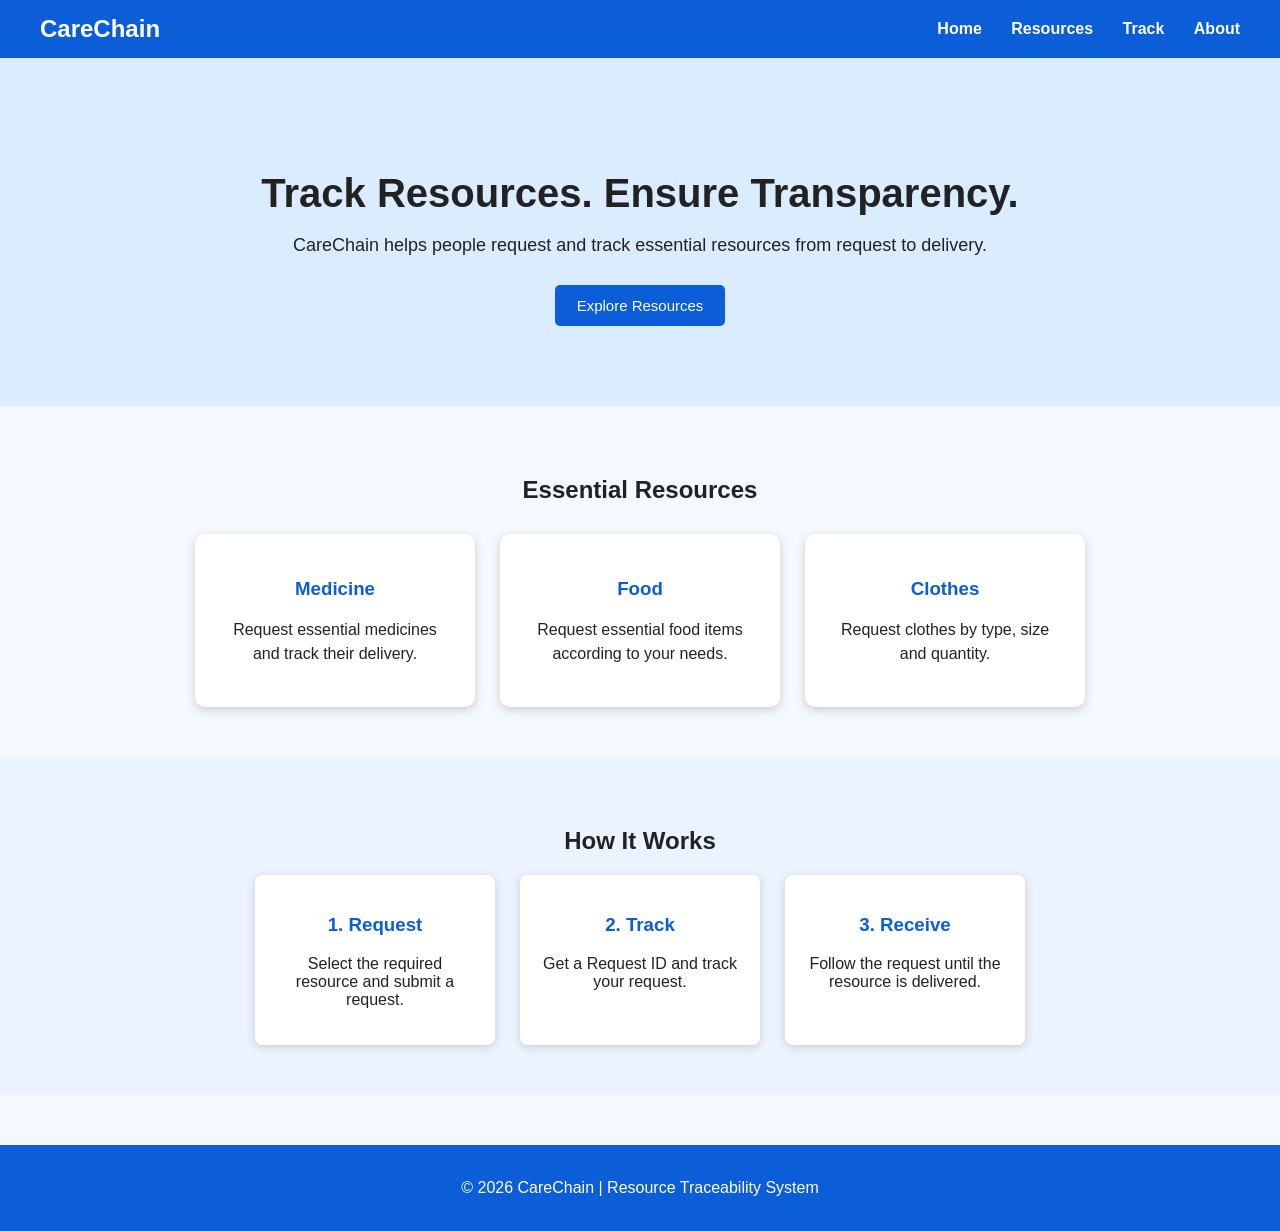
<file: carechain/index.html>
<!DOCTYPE html>
<html>

<head>

    <title>CareChain</title>

    <link rel="stylesheet" href="css/style.css">

</head>

<body>

    <nav>

        <h2>CareChain</h2>

        <div>

            <a href="index.html">Home</a>
            <a href="resources.html">Resources</a>
            <a href="track.html">Track</a>
            <a href="about.html">About</a>

        </div>

    </nav>


    <section class="hero">

        <h1>Track Resources. Ensure Transparency.</h1>

        <p>
            CareChain helps people request and track essential resources
            from request to delivery.
        </p>

        <a href="resources.html">
            <button>Explore Resources</button>
        </a>

    </section>



    <section class="resources">

        <h2>Essential Resources</h2>

        <div class="resource-container">

            <div class="resource-card">

                <h3> Medicine </h3>

                <p>
                    Request essential medicines and track their delivery.
                </p>

            </div>


            <div class="resource-card">

                <h3> Food </h3>

                <p>
                    Request essential food items according to your needs.
                </p>

            </div>


            <div class="resource-card">

                <h3> Clothes </h3>

                <p>
                    Request clothes by type, size and quantity.
                </p>

            </div>


        
        </div>

    </section>



    <section class="how-it-works">

        <h2>How It Works</h2>

        <div class="steps">

            <div>

                <h3>1. Request</h3>

                <p>
                    Select the required resource and submit a request.
                </p>

            </div>


            <div>

                <h3>2. Track</h3>

                <p>
                    Get a Request ID and track your request.
                </p>

            </div>


            <div>

                <h3>3. Receive</h3>

                <p>
                    Follow the request until the resource is delivered.
                </p>

            </div>

        </div>

    </section>


    <footer>

        <p> © 2026 CareChain | Resource Traceability System </p>

    </footer>


    <script src="js/script.js"></script>

</body>

</html>
</file>
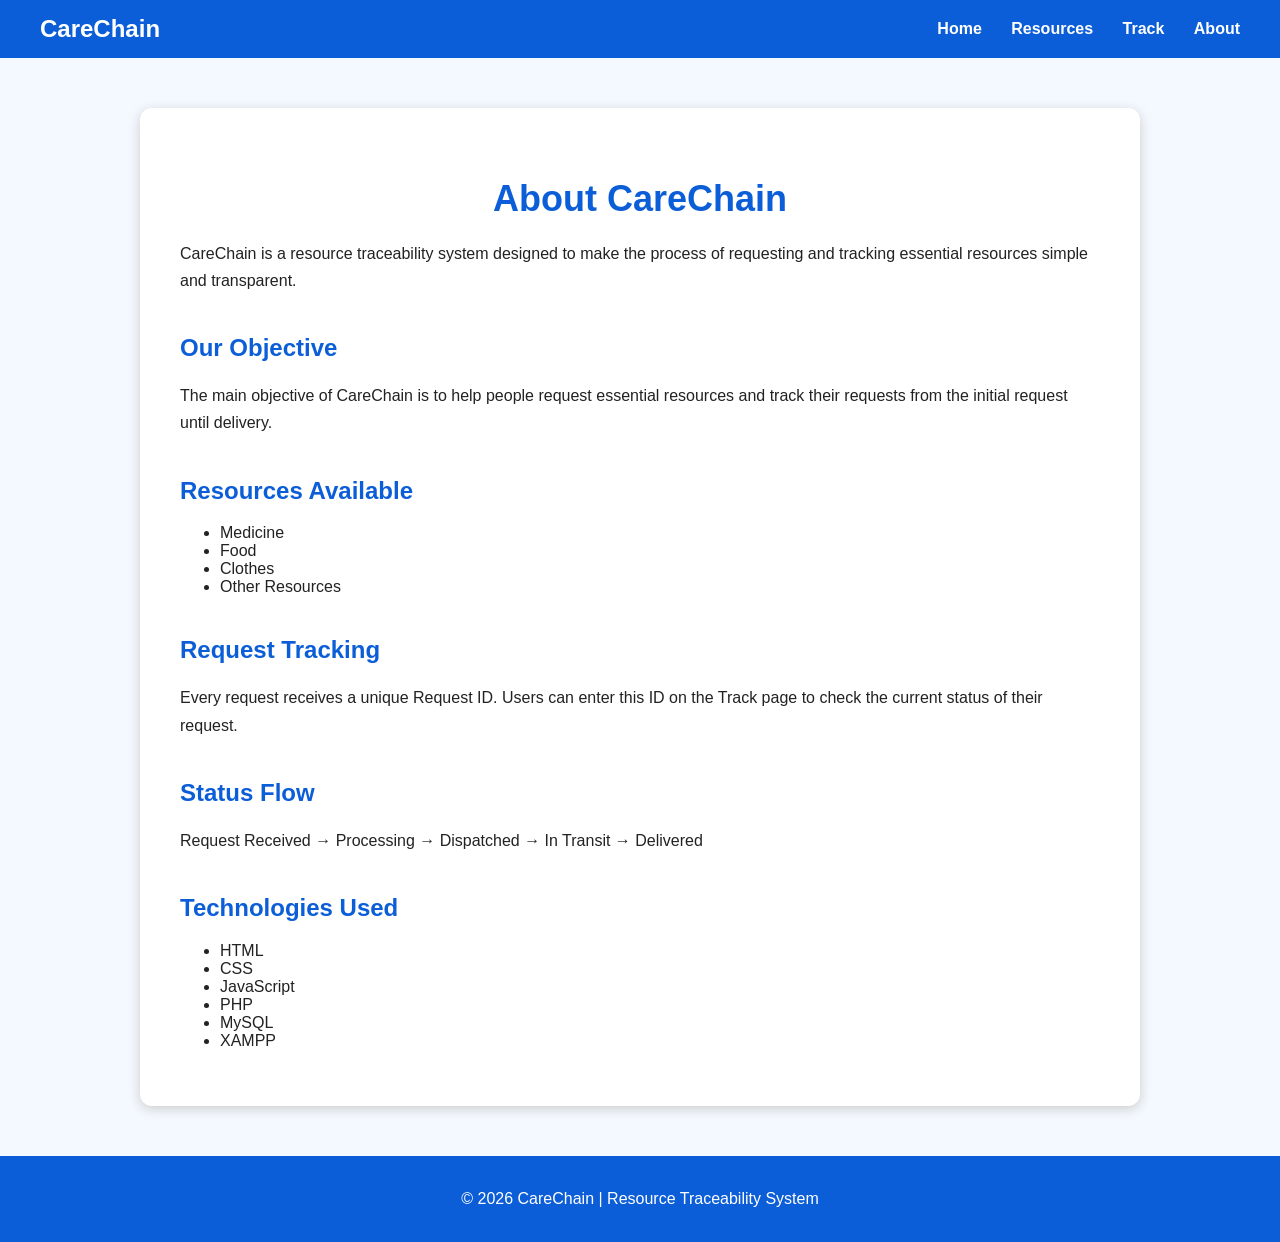
<file: carechain/about.html>
<!DOCTYPE html>
<html>

<head>

    <title>CareChain - About</title>

    <link rel="stylesheet" href="css/style.css">

</head>

<body>

    <!-- Navigation Bar -->

    <nav>

        <h2>CareChain</h2>

        <div>

            <a href="index.html">Home</a>
            <a href="resources.html">Resources</a>
            <a href="track.html">Track</a>
            <a href="about.html">About</a>

        </div>

    </nav>


    <section class="about-section">

        <h1>About CareChain</h1>

        <p>
            CareChain is a resource traceability system designed
            to make the process of requesting and tracking essential
            resources simple and transparent.
        </p>


        <h2>Our Objective</h2>

        <p>
            The main objective of CareChain is to help people request
            essential resources and track their requests from the
            initial request until delivery.
        </p>


        <h2>Resources Available</h2>

        <ul>

            <li> Medicine</li>
            <li> Food</li>
            <li> Clothes</li>
            <li> Other Resources</li>

        </ul>


        <h2>Request Tracking</h2>

        <p>
            Every request receives a unique Request ID.
            Users can enter this ID on the Track page to check
            the current status of their request.
        </p>


        <h2>Status Flow</h2>

        <p>
            Request Received → Processing → Dispatched →
            In Transit → Delivered
        </p>


        <h2>Technologies Used</h2>

        <ul>

            <li>HTML</li>
            <li>CSS</li>
            <li>JavaScript</li>
            <li>PHP</li>
            <li>MySQL</li>
            <li>XAMPP</li>

        </ul>

    </section>



    <footer>

        <p>
            © 2026 CareChain | Resource Traceability System
        </p>

    </footer>


    <script src="js/script.js"></script>

</body>

</html>
</file>
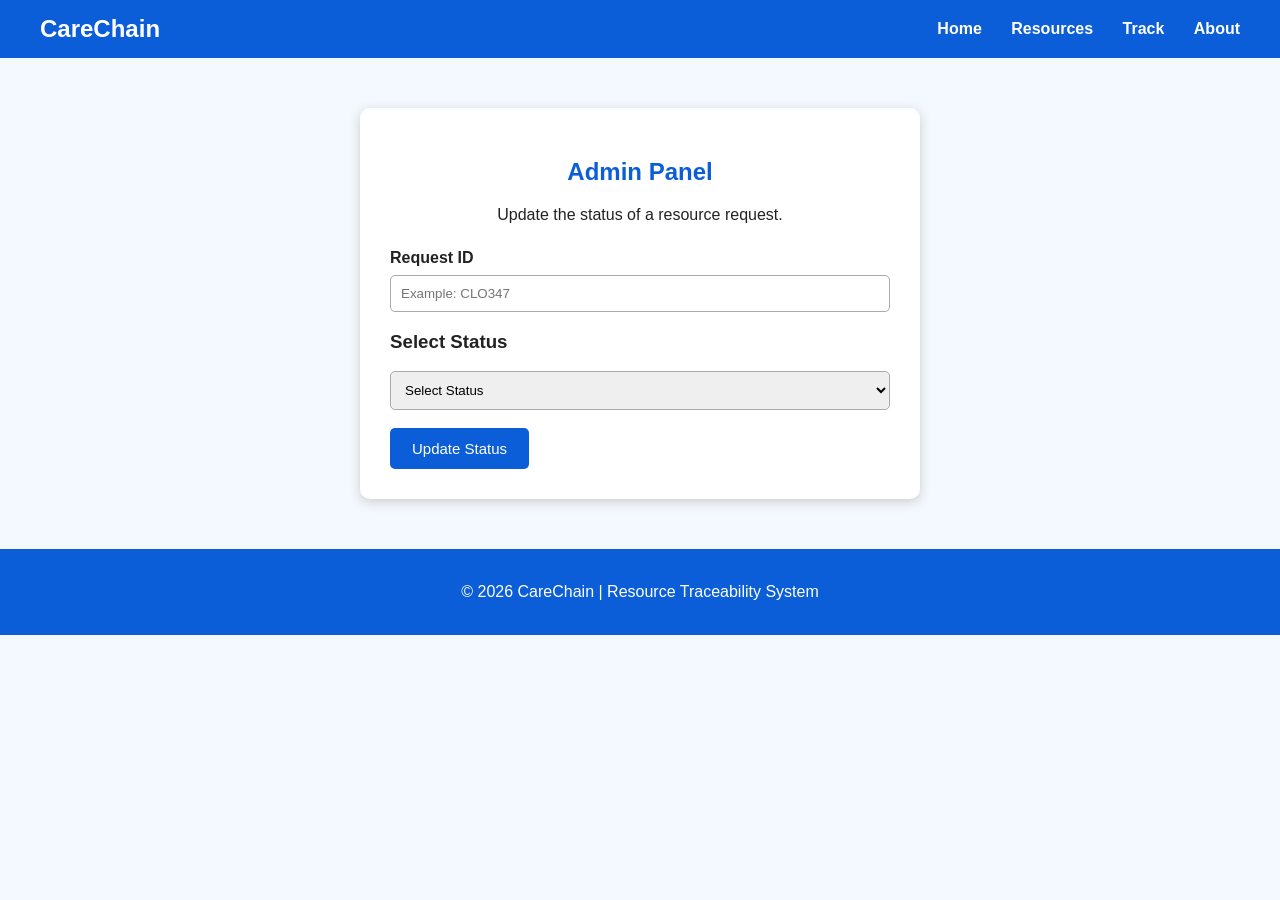
<file: carechain/admin.html>
<!DOCTYPE html>
<html>

<head>

    <title>CareChain - Admin Panel</title>

    <link rel="stylesheet" href="css/style.css">

</head>

<body>


    <nav>

        <h2>CareChain</h2>

        <div>

            <a href="index.html">Home</a>
            <a href="resources.html">Resources</a>
            <a href="track.html">Track</a>
            <a href="about.html">About</a>

        </div>

    </nav>


    <section class="request-section">

        <h1>Admin Panel</h1>

        <p>
            Update the status of a resource request.
        </p>


        <form action="php/admin.php" method="post">



            <label>Request ID</label>

            <input
                type="text"
                name="request_id"
                placeholder="Example: CLO347"
                required
            >



            <h3>Select Status</h3>

            <select name="status" required>

                <option value="">
                    Select Status
                </option>

                <option value="Request Received">
                    Request Received
                </option>

                <option value="Processing">
                    Processing
                </option>

                <option value="Dispatched">
                    Dispatched
                </option>

                <option value="In Transit">
                    In Transit
                </option>

                <option value="Delivered">
                    Delivered
                </option>

            </select>


            <br><br>

            <button type="submit">
                Update Status
            </button>

        </form>

    </section>



    <footer>

        <p>
            © 2026 CareChain | Resource Traceability System
        </p>

    </footer>


    <script src="js/script.js"></script>

</body>

</html>
</file>
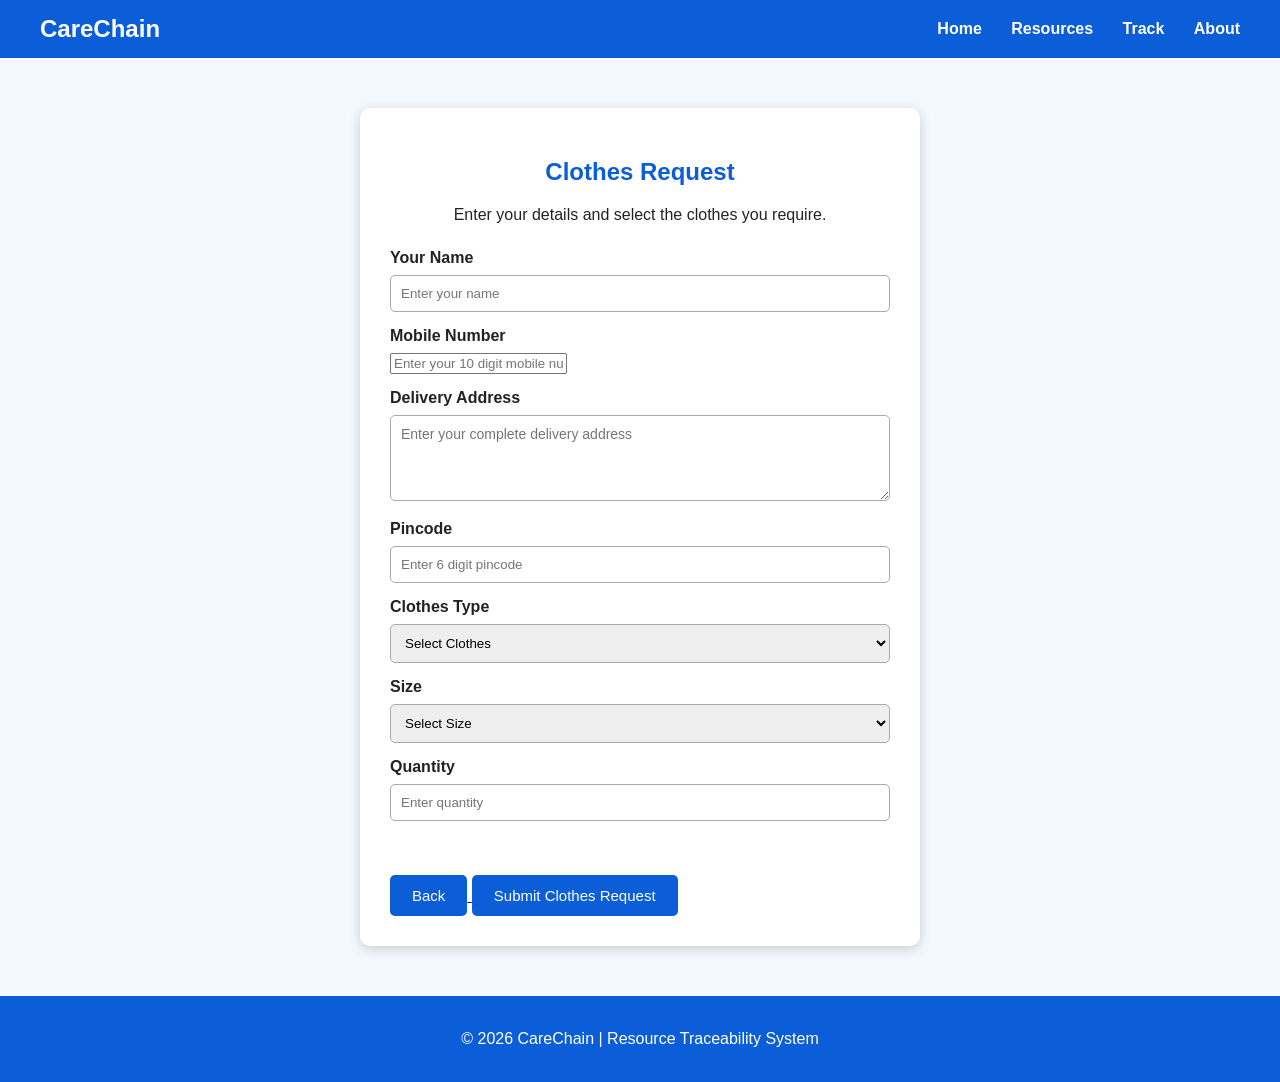
<file: carechain/clothes.html>
<!DOCTYPE html>
<html>

<head>

    <title>CareChain - Clothes Request</title>

    <link rel="stylesheet" href="css/style.css">

</head>

<body>

    <nav>

        <h2>CareChain</h2>

        <div>

            <a href="index.html">Home</a>
            <a href="resources.html">Resources</a>
            <a href="track.html">Track</a>
            <a href="about.html">About</a>

        </div>

    </nav>


    <section class="request-section">

        <h1>Clothes Request</h1>

        <p>
            Enter your details and select the clothes you require.
        </p>


        <form action="php/clothes.php" method="post">


            <label>Your Name</label>

            <input
                type="text"
                name="name"
                placeholder="Enter your name"
                required
            >


            <label>Mobile Number</label>

            <input
                type="tel"
                name="mobile"
                placeholder="Enter your 10 digit mobile number"
                maxlength="10"
                pattern="[0-9]{10}"
                required
            >


            <label>Delivery Address</label>

            <textarea
                name="address"
                placeholder="Enter your complete delivery address"
                rows="4"
                required
            ></textarea>


            <label>Pincode</label>

            <input
                type="text"
                name="pincode"
                placeholder="Enter 6 digit pincode"
                maxlength="6"
                pattern="[0-9]{6}"
                required
            >


            <label>Clothes Type</label>

            <select name="clothes" required>

                <option value="">Select Clothes</option>

                <option value="Shirt">Shirt</option>

                <option value="T-Shirt">T-Shirt</option>

                <option value="Pants">Pants</option>

                <option value="Jeans">Jeans</option>

                <option value="Jacket">Jacket</option>

                <option value="Kurta">Kurta</option>

                <option value="Saree">Saree</option>

                <option value="Dress">Dress</option>

            </select>


            <label>Size</label>

            <select name="size" required>

                <option value="">Select Size</option>

                <option value="S">S</option>

                <option value="M">M</option>

                <option value="L">L</option>

                <option value="XL">XL</option>

                <option value="XXL">XXL</option>

            </select>


            <label>Quantity</label>

            <input
                type="number"
                name="quantity"
                placeholder="Enter quantity"
                min="1"
                required
            >


            <br><br>


            <br><br>


<a href="resources.html">

    <button type="button">
        Back
    </button>

</a>


<button type="submit">
    Submit Clothes Request
</button>


        </form>

    </section>


    <footer>

        <p>
            © 2026 CareChain | Resource Traceability System
        </p>

    </footer>


</body>

</html>
</file>
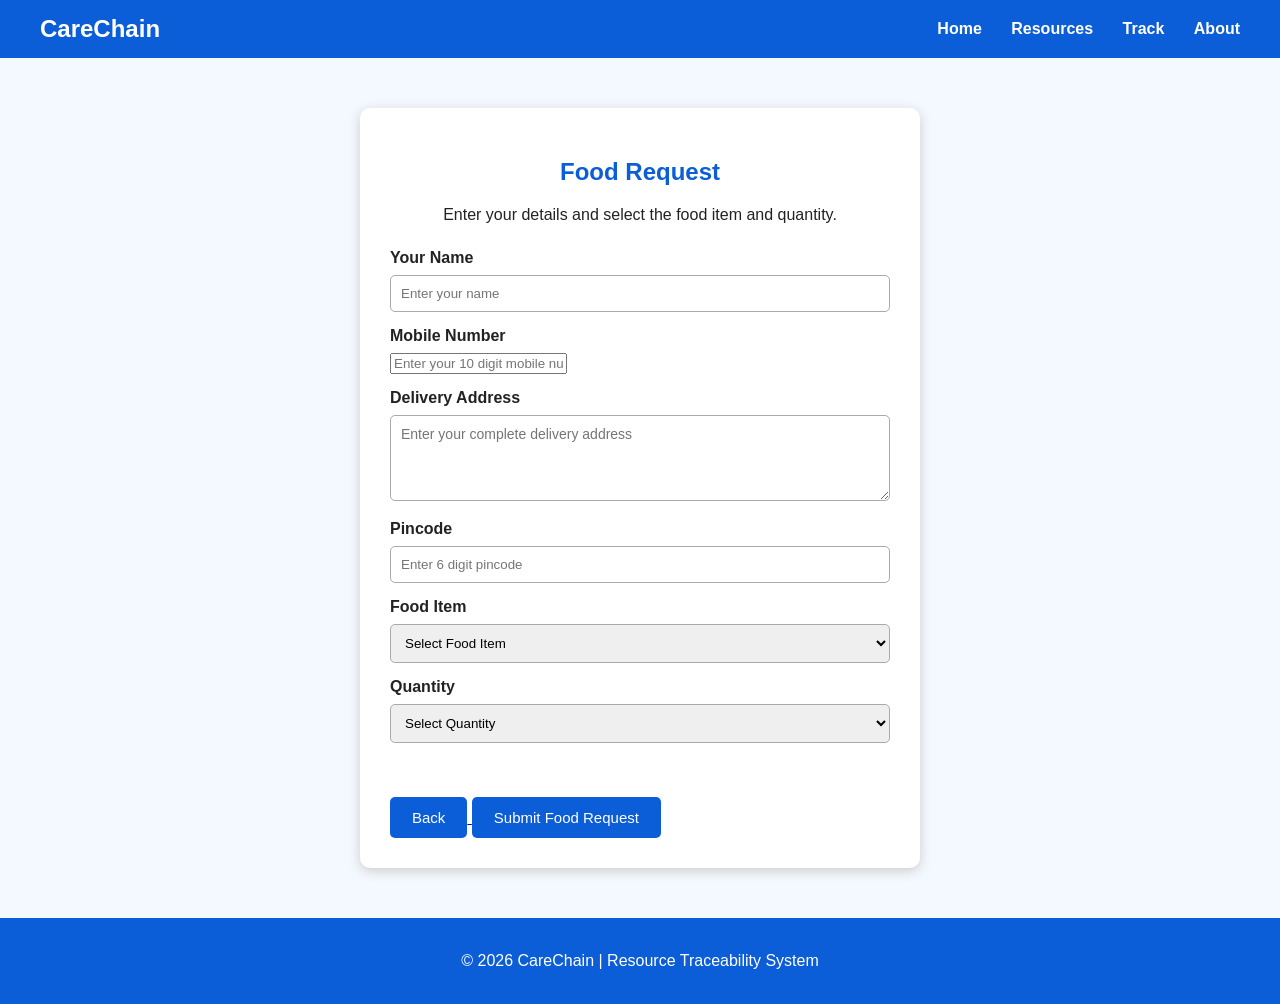
<file: carechain/food.html>
<!DOCTYPE html>
<html>

<head>

    <title>CareChain - Food Request</title>

    <link rel="stylesheet" href="css/style.css">

</head>

<body>

    <nav>

        <h2>CareChain</h2>

        <div>

            <a href="index.html">Home</a>
            <a href="resources.html">Resources</a>
            <a href="track.html">Track</a>
            <a href="about.html">About</a>

        </div>

    </nav>


    <section class="request-section">

        <h1>Food Request</h1>

        <p>
            Enter your details and select the food item and quantity.
        </p>


        <form action="php/food.php" method="post">


            <label>Your Name</label>

            <input
                type="text"
                name="name"
                placeholder="Enter your name"
                required
            >


            <label>Mobile Number</label>

            <input
                type="tel"
                name="mobile"
                placeholder="Enter your 10 digit mobile number"
                maxlength="10"
                pattern="[0-9]{10}"
                required
            >


            <label>Delivery Address</label>

            <textarea
                name="address"
                placeholder="Enter your complete delivery address"
                rows="4"
                required
            ></textarea>


            <label>Pincode</label>

            <input
                type="text"
                name="pincode"
                placeholder="Enter 6 digit pincode"
                maxlength="6"
                pattern="[0-9]{6}"
                required
            >


            <label>Food Item</label>

            <select name="food" required>

                <option value="">Select Food Item</option>

                <option value="Wheat (Gau / Gehun)">
                    Wheat (Gau / Gehun)
                </option>

                <option value="Rice (Chokha / Chawal)">
                    Rice (Chokha / Chawal)
                </option>

                <option value="Pearl Millet (Bajri / Bajra)">
                    Pearl Millet (Bajri / Bajra)
                </option>

                <option value="Sorghum (Jowar)">
                    Sorghum (Jowar)
                </option>

                <option value="Finger Millet (Nachni / Ragi)">
                    Finger Millet (Nachni / Ragi)
                </option>

                <option value="Maize / Corn (Makai / Makka)">
                    Maize / Corn (Makai / Makka)
                </option>

                <option value="Oats">
                    Oats
                </option>

                <option value="Barley (Jau)">
                    Barley (Jau)
                </option>

                <option value="Chickpeas / Garbanzo Beans (Chana / Chole)">
                    Chickpeas / Garbanzo Beans (Chana / Chole)
                </option>

                <option value="Pigeon Peas (Tuver / Arhar Dal)">
                    Pigeon Peas (Tuver / Arhar Dal)
                </option>

                <option value="Green Gram (Moong)">
                    Green Gram (Moong)
                </option>

                <option value="Black Gram (Udad / Urad)">
                    Black Gram (Udad / Urad)
                </option>

                <option value="Red Lentils (Masoor)">
                    Red Lentils (Masoor)
                </option>

                <option value="Kidney Beans (Rajma)">
                    Kidney Beans (Rajma)
                </option>

                <option value="Black Eyed Peas (Chora / Lobia)">
                    Black Eyed Peas (Chora / Lobia)
                </option>

                <option value="Green / White Peas (Vatana / Matar)">
                    Green / White Peas (Vatana / Matar)
                </option>

                <option value="Clarified Butter (Ghee)">
                    Clarified Butter (Ghee)
                </option>

                <option value="Groundnut / Peanut Oil (Sing Tel / Moongfali Ka Tel)">
                    Groundnut / Peanut Oil (Sing Tel / Moongfali Ka Tel)
                </option>

                <option value="Mustard Oil (Rai Nu Tel / Sarso Ka Tel)">
                    Mustard Oil (Rai Nu Tel / Sarso Ka Tel)
                </option>

                <option value="Sunflower Oil (Surajmukhi Nu Tel)">
                    Sunflower Oil (Surajmukhi Nu Tel)
                </option>

                <option value="Sesame Oil (Til Nu Tel)">
                    Sesame Oil (Til Nu Tel)
                </option>

                <option value="Coconut Oil (Nariyal Nu Tel)">
                    Coconut Oil (Nariyal Nu Tel)
                </option>

                <option value="Olive Oil (Olive Tel)">
                    Olive Oil (Olive Tel)
                </option>

            </select>


            <label>Quantity</label>

            <select name="quantity" required>

                <option value="">Select Quantity</option>

                <option value="1 KG">1 KG</option>

                <option value="2 KG">2 KG</option>

                <option value="5 KG">5 KG</option>

            </select>


            <br><br>


            <br><br>


<a href="resources.html">

    <button type="button">
        Back
    </button>

</a>


<button type="submit">
    Submit Food Request
</button>


        </form>

    </section>


    <footer>

        <p>
            © 2026 CareChain | Resource Traceability System
        </p>

    </footer>


</body>

</html>
</file>
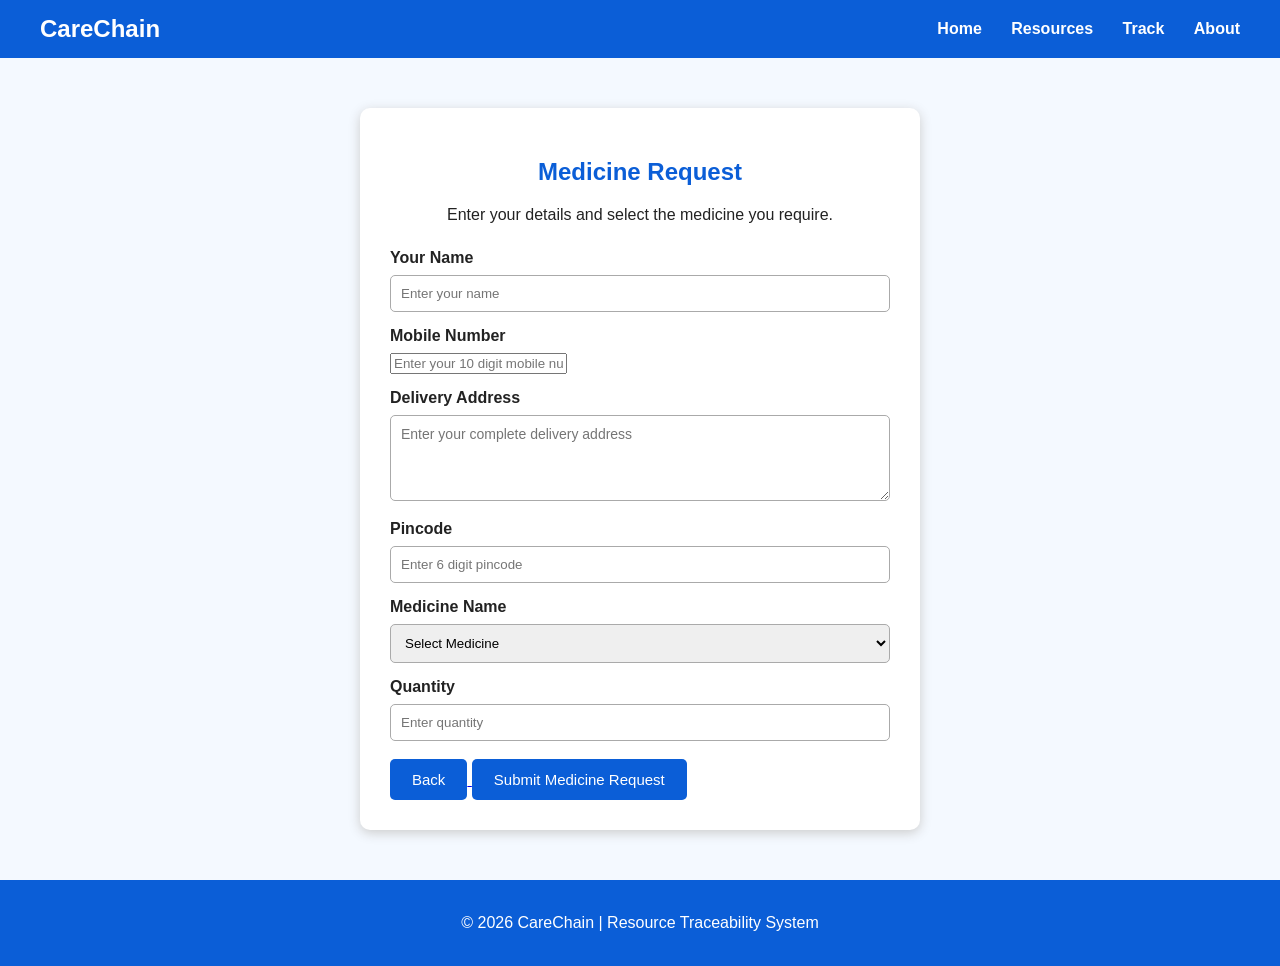
<file: carechain/medicine.html>
<!DOCTYPE html>
<html>

<head>

    <title>CareChain - Medicine Request</title>

    <link rel="stylesheet" href="css/style.css">

</head>

<body>

    <nav>

        <h2>CareChain</h2>

        <div>

            <a href="index.html">Home</a>
            <a href="resources.html">Resources</a>
            <a href="track.html">Track</a>
            <a href="about.html">About</a>

        </div>

    </nav>


    <section class="request-section">

        <h1>Medicine Request</h1>

        <p>
            Enter your details and select the medicine you require.
        </p>


        <form action="php/medicine.php" method="post">


            <label>Your Name</label>

            <input
                type="text"
                name="name"
                placeholder="Enter your name"
                required
            >


            <label>Mobile Number</label>

            <input
                type="tel"
                name="mobile"
                placeholder="Enter your 10 digit mobile number"
                maxlength="10"
                pattern="[0-9]{10}"
                required
            >


            <label>Delivery Address</label>

            <textarea
                name="address"
                placeholder="Enter your complete delivery address"
                rows="4"
                required
            ></textarea>


            <label>Pincode</label>

            <input
                type="text"
                name="pincode"
                placeholder="Enter 6 digit pincode"
                maxlength="6"
                pattern="[0-9]{6}"
                required
            >


            <label>Medicine Name</label>

            <select name="medicine" required>

                <option value="">Select Medicine</option>

                <option value="Paracetamol">
                    Paracetamol
                </option>

                <option value="Cetirizine">
                    Cetirizine
                </option>

                <option value="Ibuprofen">
                    Ibuprofen
                </option>

                <option value="Amoxicillin">
                    Amoxicillin
                </option>

                <option value="Azithromycin">
                    Azithromycin
                </option>

                <option value="ORS">
                    ORS
                </option>

                <option value="Antacid">
                    Antacid
                </option>

                <option value="Cough Syrup">
                    Cough Syrup
                </option>

                <option value="Vitamin Tablets">
                    Vitamin Tablets
                </option>

                <option value="Calcium Tablets">
                    Calcium Tablets
                </option>

                <option value="Iron Tablets">
                    Iron Tablets
                </option>

            </select>


            <label>Quantity</label>

            <input
                type="number"
                name="quantity"
                placeholder="Enter quantity"
                min="1"
                required
            >


            <br><br>

<a href="resources.html">

    <button type="button">
        Back
    </button>

</a>


<button type="submit">
    Submit Medicine Request
</button>


        </form>

    </section>


    <footer>

        <p>
            © 2026 CareChain | Resource Traceability System
        </p>

    </footer>


</body>

</html>
</file>
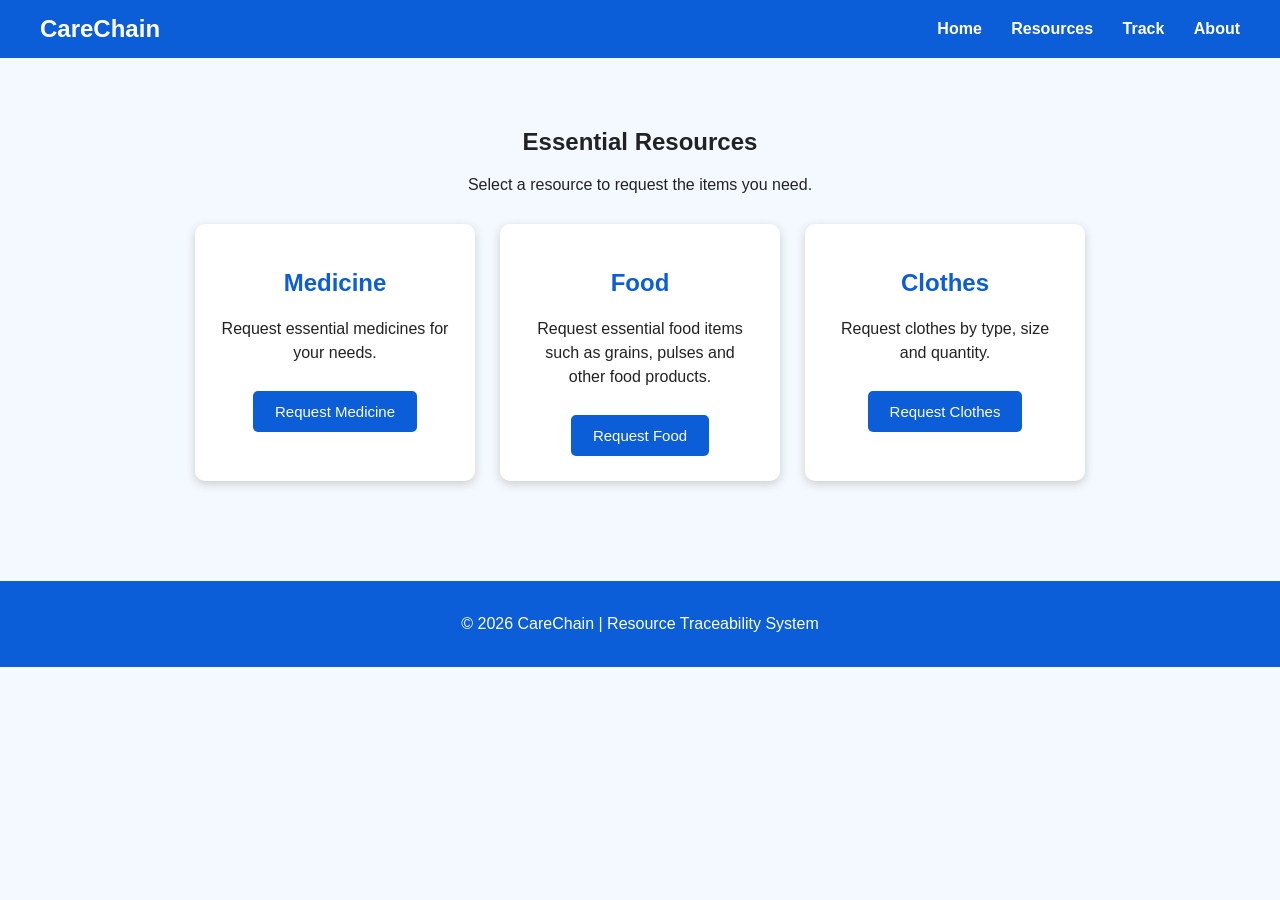
<file: carechain/resources.html>
<!DOCTYPE html>
<html>

<head>

    <title>CareChain - Resources</title>

    <link rel="stylesheet" href="css/style.css">

</head>

<body>

    <!-- Navigation Bar -->

    <nav>

        <h2>CareChain</h2>

        <div>

            <a href="index.html">Home</a>
            <a href="resources.html">Resources</a>
            <a href="track.html">Track</a>
            <a href="about.html">About</a>

        </div>

    </nav>


    <!-- Resources Section -->

    <section class="resources-page">

        <h1>Essential Resources</h1>

        <p>
            Select a resource to request the items you need.
        </p>


        <div class="resource-container">


            <!-- Medicine -->

            <div class="resource-card">

                <h2> Medicine</h2>

                <p>
                    Request essential medicines for your needs.
                </p>

            <a href="medicine.html">
    <button>Request Medicine</button>
</a>
            </div>


            <!-- Food -->

            <div class="resource-card">

                <h2> Food</h2>

                <p>
                    Request essential food items such as grains,
                    pulses and other food products.
                </p>

                <a href="food.html">
                    <button>Request Food</button>
                </a>

            </div>


            <!-- Clothes -->

            <div class="resource-card">

                <h2> Clothes</h2>

                <p>
                    Request clothes by type, size and quantity.
                </p>

                <a href="clothes.html">
                    <button>Request Clothes</button>
                </a>

            </div>


        </div>

    </section>


    <!-- Footer -->

    <footer>

        <p>
            © 2026 CareChain | Resource Traceability System
        </p>

    </footer>


    <script src="js/script.js"></script>

</body>

</html>
</file>
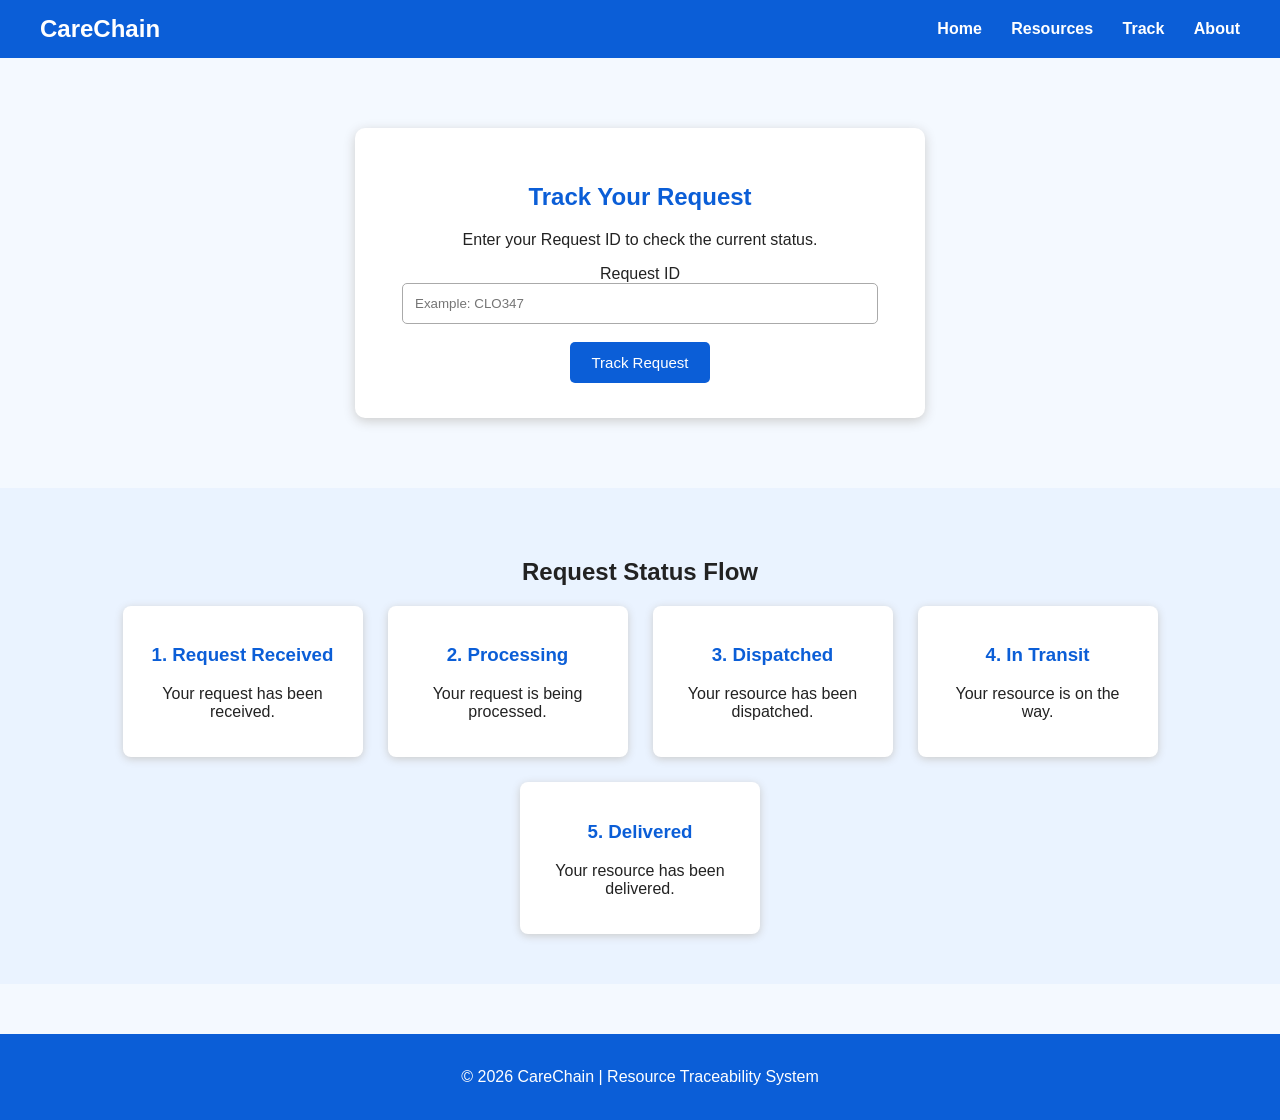
<file: carechain/track.html>
<!DOCTYPE html>
<html>

<head>

    <title>CareChain - Track Request</title>

    <link rel="stylesheet" href="css/style.css">

</head>

<body>


    <nav>

        <h2>CareChain</h2>

        <div>

            <a href="index.html">Home</a>
            <a href="resources.html">Resources</a>
            <a href="track.html">Track</a>
            <a href="about.html">About</a>

        </div>

    </nav>



    <section class="trace-section">

        <h1>Track Your Request</h1>

        <p>
            Enter your Request ID to check the current status.
        </p>


        <form action="php/track.php" method="post">

            <label>Request ID</label>

            <input
                type="text"
                name="request_id"
                placeholder="Example: CLO347"
                required
            >

            <br><br>

            <button type="submit">
                Track Request
            </button>

        </form>

    </section>



    <section class="how-it-works">

        <h2>Request Status Flow</h2>

        <div class="steps">

            <div>
                <h3>1. Request Received</h3>
                <p>Your request has been received.</p>
            </div>

            <div>
                <h3>2. Processing</h3>
                <p>Your request is being processed.</p>
            </div>

            <div>
                <h3>3. Dispatched</h3>
                <p>Your resource has been dispatched.</p>
            </div>

            <div>
                <h3>4. In Transit</h3>
                <p>Your resource is on the way.</p>
            </div>

            <div>
                <h3>5. Delivered</h3>
                <p>Your resource has been delivered.</p>
            </div>

        </div>

    </section>


    <footer>

        <p>
            © 2026 CareChain | Resource Traceability System
        </p>

    </footer>


    <script src="js/script.js"></script>

</body>

</html>
</file>
<file: carechain/css/style.css>
body {
    margin: 0;
    font-family: Arial, sans-serif;
    background-color: #f4f9ff;
    color: #222;
}



nav {
    background-color: #0b5ed7;
    color: white;
    padding: 15px 40px;

    display: flex;
    justify-content: space-between;
    align-items: center;
}

nav h2 {
    margin: 0;
}

nav a {
    color: white;
    text-decoration: none;
    margin-left: 25px;
    font-weight: bold;
}

nav a:hover {
    text-decoration: underline;
}


.hero {
    text-align: center;
    padding: 80px 20px;
    background-color: #dcecff;
}

.hero h1 {
    font-size: 40px;
    margin-bottom: 15px;
}

.hero p {
    font-size: 18px;
    max-width: 700px;
    margin: auto;
    line-height: 1.6;
}

.hero button {
    margin-top: 25px;
}


button {
    background-color: #0b5ed7;
    color: white;
    border: none;
    padding: 12px 22px;
    border-radius: 5px;
    cursor: pointer;
    font-size: 15px;
}

button:hover {
    background-color: #084298;
}



.resources,
.resources-page {
    text-align: center;
    padding: 50px 20px;
}

.resource-container {
    display: flex;
    justify-content: center;
    gap: 25px;
    flex-wrap: wrap;
    margin-top: 30px;
}

.resource-card {
    background-color: white;
    width: 230px;
    padding: 25px;
    border-radius: 10px;
    box-shadow: 0 3px 10px #ccc;
}

.resource-card h2,
.resource-card h3 {
    color: #0b5ed7;
}

.resource-card p {
    line-height: 1.5;
}

.resource-card button {
    margin-top: 10px;
}



.how-it-works {
    text-align: center;
    padding: 50px 20px;
    background-color: #eaf3ff;
}

.steps {
    display: flex;
    justify-content: center;
    gap: 25px;
    flex-wrap: wrap;
}

.steps div {
    background-color: white;
    width: 200px;
    padding: 20px;
    border-radius: 8px;
    box-shadow: 0 2px 8px #ccc;
}

.steps h3 {
    color: #0b5ed7;
}



.request-section {
    width: 500px;
    max-width: 90%;
    margin: 50px auto;
    padding: 30px;
    background-color: white;
    border-radius: 10px;
    box-shadow: 0 3px 12px #ccc;
}

.request-section h1 {
    text-align: center;
    color: #0b5ed7;
}

.request-section > p {
    text-align: center;
}

.request-section form {
    margin-top: 25px;
}

.request-section label {
    display: block;
    margin-top: 15px;
    margin-bottom: 8px;
    font-weight: bold;
}

.request-section input[type="text"],
.request-section input[type="number"],
.request-section select {
    width: 100%;
    padding: 10px;
    box-sizing: border-box;
    border: 1px solid #aaa;
    border-radius: 5px;
}

.request-section input[type="checkbox"] {
    margin-right: 8px;
}

.request-section form label:has(input[type="checkbox"]) {
    display: block;
    font-weight: normal;
    margin: 8px 0;
}


/* ============================= */
/* Track Section */
/* ============================= */

.trace-section {
    width: 500px;
    max-width: 90%;
    margin: 70px auto;
    padding: 35px;
    background-color: white;
    text-align: center;
    border-radius: 10px;
    box-shadow: 0 3px 12px #ccc;
}

.trace-section h1 {
    color: #0b5ed7;
}

.trace-section input {
    width: 90%;
    padding: 12px;
    border: 1px solid #aaa;
    border-radius: 5px;
}


/* ============================= */
/* About Section */
/* ============================= */

.about-section {
    width: 1000px;
    max-width: 90%;
    margin: 50px auto;
    padding: 40px;
    background-color: white;
    border-radius: 12px;
    box-shadow: 0 3px 12px #ccc;
    box-sizing: border-box;
}

.about-section h1 {
    text-align: center;
    color: #0b5ed7;
    font-size: 36px;
    margin-bottom: 20px;
}

.about-section h2 {
    color: #0b5ed7;
    margin-top: 40px;
}

.about-section p {
    line-height: 1.7;
}

.about-intro {
    text-align: center;
    font-size: 18px;
    max-width: 850px;
    margin: auto;
}


.about-resource-container {
    display: flex;
    justify-content: center;
    gap: 20px;
    flex-wrap: wrap;
    margin-top: 25px;
}

.about-resource-card {
    width: 190px;
    padding: 25px 20px;
    background-color: #f4f9ff;
    border-radius: 10px;
    text-align: center;
    box-shadow: 0 2px 8px #ccc;
}

.about-resource-card:hover {
    transform: translateY(-5px);
}

.about-resource-card h3 {
    color: #0b5ed7;
}

.about-resource-card p {
    font-size: 14px;
}

.about-icon {
    font-size: 40px;
}



.stories-heading {
    text-align: center;
    margin-top: 50px;
}

.stories-intro {
    text-align: center;
}


.story-container {
    display: flex;
    justify-content: center;
    gap: 25px;
    flex-wrap: wrap;
    margin-top: 30px;
}



.story-card {
    width: 280px;
    background-color: white;
    border-radius: 12px;
    overflow: hidden;
    box-shadow: 0 3px 12px #ccc;
    transition: 0.3s;
}

.story-card:hover {
    transform: translateY(-8px);
}


/* Story Image */

.story-card img {
    width: 100%;
    height: 190px;
    object-fit: cover;
    display: block;
}

.story-content {
    padding: 20px;
}

.story-content h3 {
    color: #0b5ed7;
    margin-top: 0;
}

.story-content p {
    font-size: 14px;
    line-height: 1.6;
}




.review {
    margin-top: 15px;
    padding: 15px;
    background-color: #f4f9ff;
    border-radius: 8px;
}

.review p {
    font-style: italic;
    margin-top: 0;
}

.review span {
    display: block;
    margin: 8px 0;
    font-size: 18px;
}

.review small {
    color: #555;
}



.status-flow {
    display: flex;
    justify-content: center;
    align-items: flex-start;
    gap: 15px;
    flex-wrap: wrap;
    margin-top: 30px;
}

.status-flow div {
    width: 130px;
    text-align: center;
}

.status-flow span {
    display: inline-flex;
    width: 40px;
    height: 40px;
    background-color: #0b5ed7;
    color: white;
    border-radius: 50%;
    align-items: center;
    justify-content: center;
    font-weight: bold;
}

.status-flow p {
    font-size: 13px;
    font-weight: bold;
}



.technology-container {
    display: flex;
    justify-content: center;
    gap: 15px;
    flex-wrap: wrap;
    margin-top: 20px;
}

.technology-container div {
    background-color: #dcecff;
    color: #0b5ed7;
    padding: 12px 20px;
    border-radius: 20px;
    font-weight: bold;
}



.about-button {
    margin-top: 50px;
    padding: 30px;
    text-align: center;
    background-color: #eaf3ff;
    border-radius: 10px;
}

.about-button h2 {
    margin-top: 0;
}

.about-button p {
    margin-bottom: 20px;
}



.status-section {
    width: 600px;
    max-width: 90%;
    margin: 60px auto;
    padding: 35px;
    background-color: white;
    border-radius: 10px;
    box-shadow: 0 3px 12px #ccc;
    text-align: center;
}

.status-section h2 {
    color: #0b5ed7;
}

.status-section h3 {
    margin-top: 25px;
}



footer {
    background-color: #0b5ed7;
    color: white;
    text-align: center;
    padding: 18px;
    margin-top: 50px;
}



@media (max-width: 700px) {

    nav {
        flex-direction: column;
        gap: 15px;
        text-align: center;
    }

    nav a {
        margin: 0 8px;
    }

    .hero h1 {
        font-size: 30px;
    }

    .request-section,
    .trace-section,
    .about-section,
    .status-section {
        width: auto;
        margin: 30px 15px;
    }

    .about-section {
        padding: 25px 15px;
    }

    .story-card {
        width: 100%;
    }

    .about-resource-card {
        width: 100%;
        max-width: 280px;
    }

}
.request-section textarea {
    width: 100%;
    padding: 10px;
    box-sizing: border-box;
    border: 1px solid #aaa;
    border-radius: 5px;
    resize: vertical;
    font-family: Arial, sans-serif;
    font-size: 14px;
}
</file>
